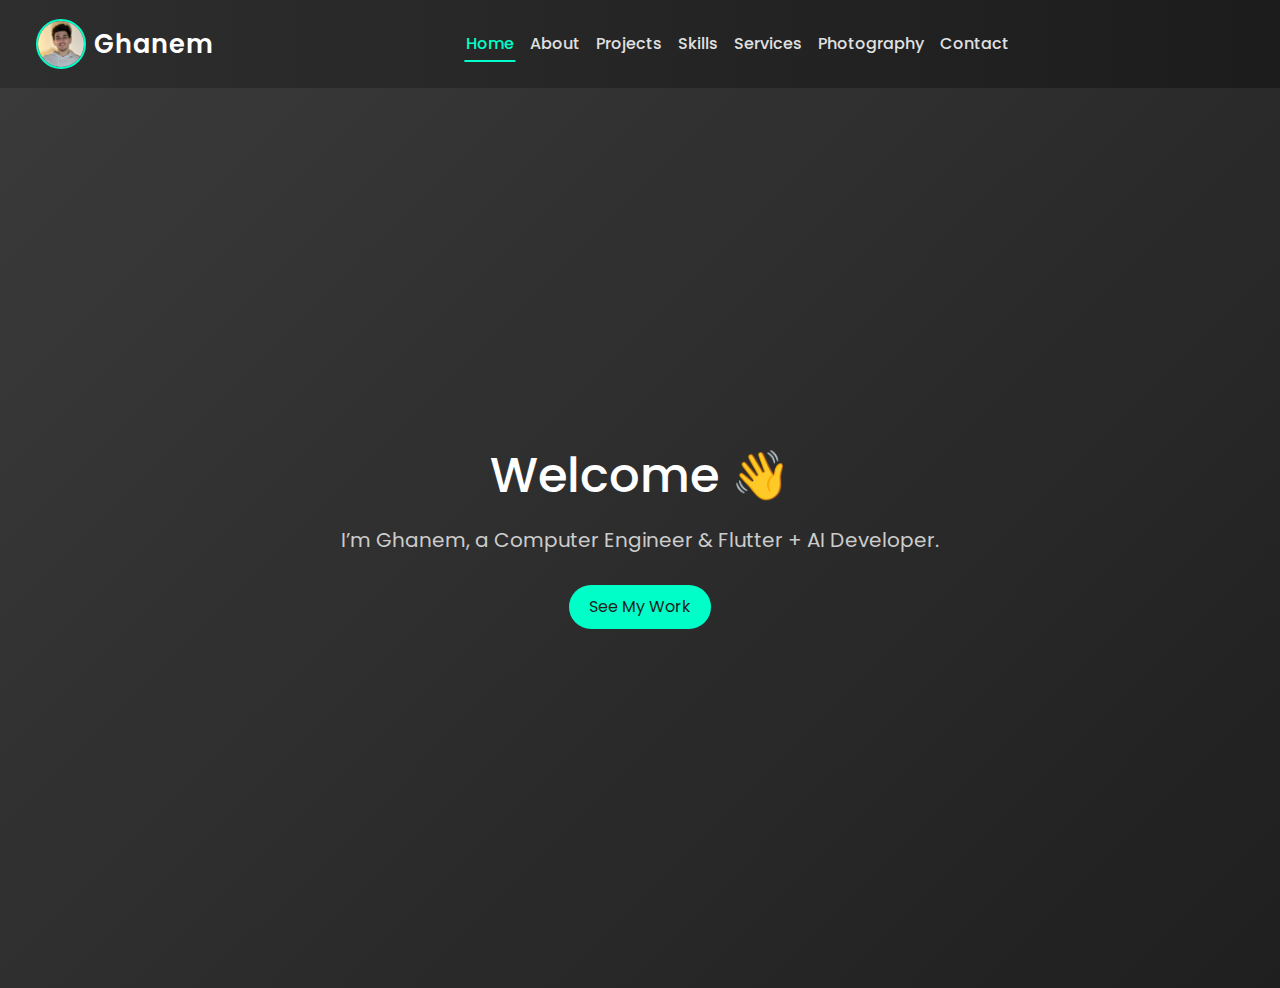
<file: html/index.html>
<!DOCTYPE html>
<html lang="en">
<head>
  <meta charset="UTF-8" />
  <meta name="viewport" content="width=device-width, initial-scale=1.0" />
  <title>Home</title>

  <!-- Bootstrap CSS -->
  <link rel="stylesheet" href="/assets/css/bootstrap.min.css" />
  <link rel="stylesheet" href="/assets/css/style.css" />
  <link href="https://fonts.googleapis.com/css2?family=Poppins:wght@400;700&display=swap" rel="stylesheet" />
</head>
<body>

  <!-- ✅ Navbar -->
  <header id="main-navbar">
    <nav class="navbar navbar-expand-lg px-4">
      <div class="container-fluid">
        <a class="navbar-brand d-flex align-items-center" href="index.html">
          <img src="/assets/imgs/Profile.jpeg" alt="Logo" class="logo-img me-2" />
          <span>Ghanem</span>
        </a>
        <button class="navbar-toggler" type="button" data-bs-toggle="collapse" data-bs-target="#navbarNav">
          <span class="navbar-toggler-icon"></span>
        </button>
        <div class="collapse navbar-collapse justify-content-end" id="navbarNav">
          <ul class="navbar-nav">
            <li class="nav-item"><a class="nav-link active" href="index.html">Home</a></li>
            <li class="nav-item"><a class="nav-link" href="about.html">About</a></li>
            <li class="nav-item"><a class="nav-link" href="projects.html">Projects</a></li>
            <li class="nav-item"><a class="nav-link" href="skills.html">Skills</a></li>
            <li class="nav-item"><a class="nav-link" href="services.html">Services</a></li>
            <li class="nav-item"><a class="nav-link" href="photography.html">Photography</a></li>
            <li class="nav-item"><a class="nav-link" href="contact.html">Contact</a></li>
          </ul>
        </div>
      </div>
    </nav>
  </header>

  <!-- ✅ Hero Section -->
  <section class="hero d-flex align-items-center justify-content-center text-center">
    <div class="hero-content">
      <h1>Welcome 👋</h1>
      <p>I’m Ghanem, a Computer Engineer & Flutter + AI Developer.</p>
      <a href="projects.html" class="cta-button btn btn-primary">See My Work</a>
    </div>
  </section>

  <!-- Scripts -->
  <script src="/assets/js/bootstrap.bundle.min.js"></script>
  </body>
</html>
</file>
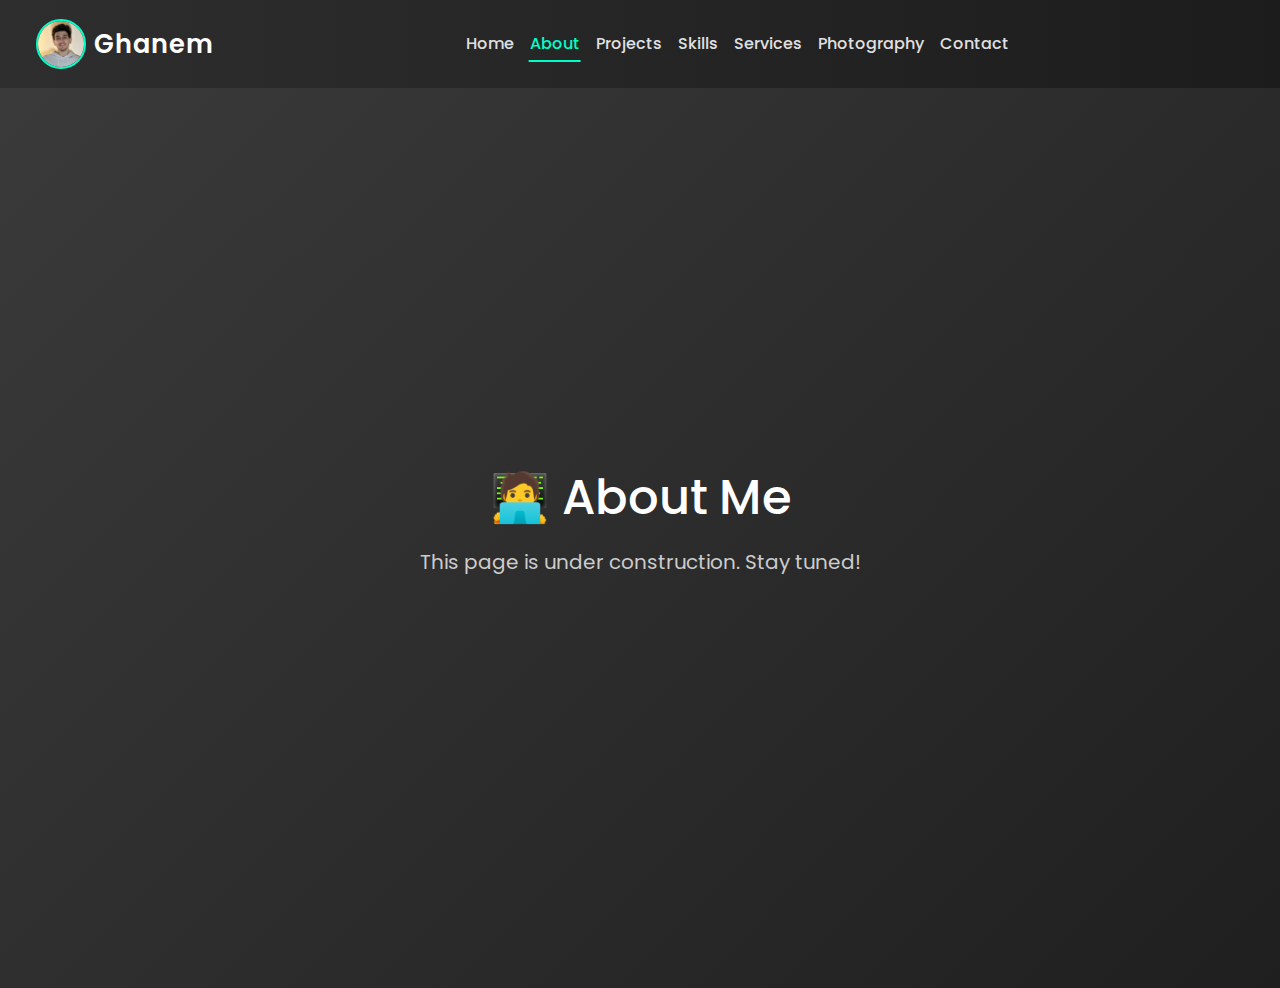
<file: html/about.html>
<!DOCTYPE html>
<html lang="en">
<head>
  <meta charset="UTF-8" />
  <meta name="viewport" content="width=device-width, initial-scale=1.0" />
  <title>About</title>
  <link rel="stylesheet" href="/assets/css/bootstrap.min.css" />
  <link rel="stylesheet" href="/assets/css/style.css" />
  <link href="https://fonts.googleapis.com/css2?family=Poppins:wght@400;700&display=swap" rel="stylesheet" />
</head>
<body>
  <header>
    <nav class="navbar navbar-expand-lg px-4">
      <div class="container-fluid">
        <a class="navbar-brand d-flex align-items-center" href="index.html">
          <img src="/assets/imgs/Profile.jpeg" alt="Logo" class="logo-img me-2" />
          <span>Ghanem</span>
        </a>
        <button class="navbar-toggler" type="button" data-bs-toggle="collapse" data-bs-target="#navbarNav">
          <span class="navbar-toggler-icon"></span>
        </button>
        <div class="collapse navbar-collapse justify-content-end" id="navbarNav">
          <ul class="navbar-nav">
            <li class="nav-item"><a class="nav-link" href="index.html">Home</a></li>
            <li class="nav-item"><a class="nav-link active" href="about.html">About</a></li>
            <li class="nav-item"><a class="nav-link" href="projects.html">Projects</a></li>
            <li class="nav-item"><a class="nav-link" href="skills.html">Skills</a></li>
            <li class="nav-item"><a class="nav-link" href="services.html">Services</a></li>
            <li class="nav-item"><a class="nav-link" href="photography.html">Photography</a></li>
            <li class="nav-item"><a class="nav-link" href="contact.html">Contact</a></li>
          </ul>
        </div>
      </div>
    </nav>
  </header>

  <section class="hero d-flex align-items-center justify-content-center text-center">
    <div class="hero-content">
      <h1>🧑‍💻 About Me</h1>
      <p>This page is under construction. Stay tuned!</p>
    </div>
  </section>
</body>
</html>
</file>
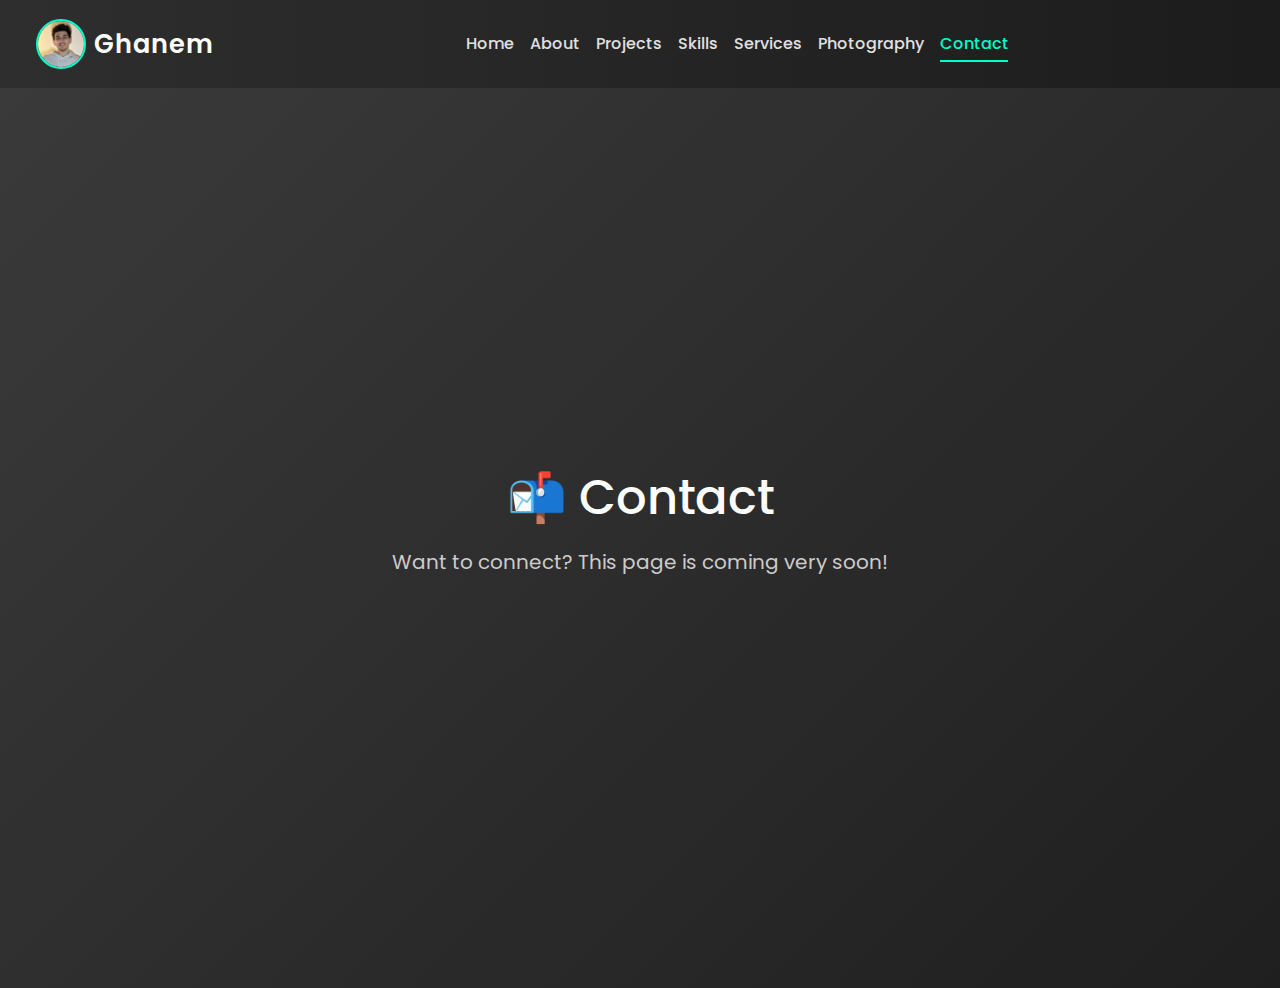
<file: html/contact.html>
<!DOCTYPE html>
<html lang="en">
<head>
  <meta charset="UTF-8" />
  <meta name="viewport" content="width=device-width, initial-scale=1.0" />
  <title>Contact</title>
  <link rel="stylesheet" href="/assets/css/bootstrap.min.css" />
  <link rel="stylesheet" href="/assets/css/style.css" />
  <link href="https://fonts.googleapis.com/css2?family=Poppins:wght@400;700&display=swap" rel="stylesheet" />
</head>
<body>
  <header>
    <nav class="navbar navbar-expand-lg px-4">
      <div class="container-fluid">
        <a class="navbar-brand d-flex align-items-center" href="index.html">
          <img src="/assets/imgs/Profile.jpeg" alt="Logo" class="logo-img me-2" />
          <span>Ghanem</span>
        </a>
        <button class="navbar-toggler" type="button" data-bs-toggle="collapse" data-bs-target="#navbarNav">
          <span class="navbar-toggler-icon"></span>
        </button>
        <div class="collapse navbar-collapse justify-content-end" id="navbarNav">
          <ul class="navbar-nav">
            <li class="nav-item"><a class="nav-link" href="index.html">Home</a></li>
            <li class="nav-item"><a class="nav-link" href="about.html">About</a></li>
            <li class="nav-item"><a class="nav-link" href="projects.html">Projects</a></li>
            <li class="nav-item"><a class="nav-link" href="skills.html">Skills</a></li>
            <li class="nav-item"><a class="nav-link" href="services.html">Services</a></li>
            <li class="nav-item"><a class="nav-link" href="photography.html">Photography</a></li>
            <li class="nav-item"><a class="nav-link active" href="contact.html">Contact</a></li>
          </ul>
        </div>
      </div>
    </nav>
  </header>

  <section class="hero d-flex align-items-center justify-content-center text-center">
    <div class="hero-content">
      <h1>📬 Contact</h1>
      <p>Want to connect? This page is coming very soon!</p>
    </div>
  </section>
</body>
</html>
</file>
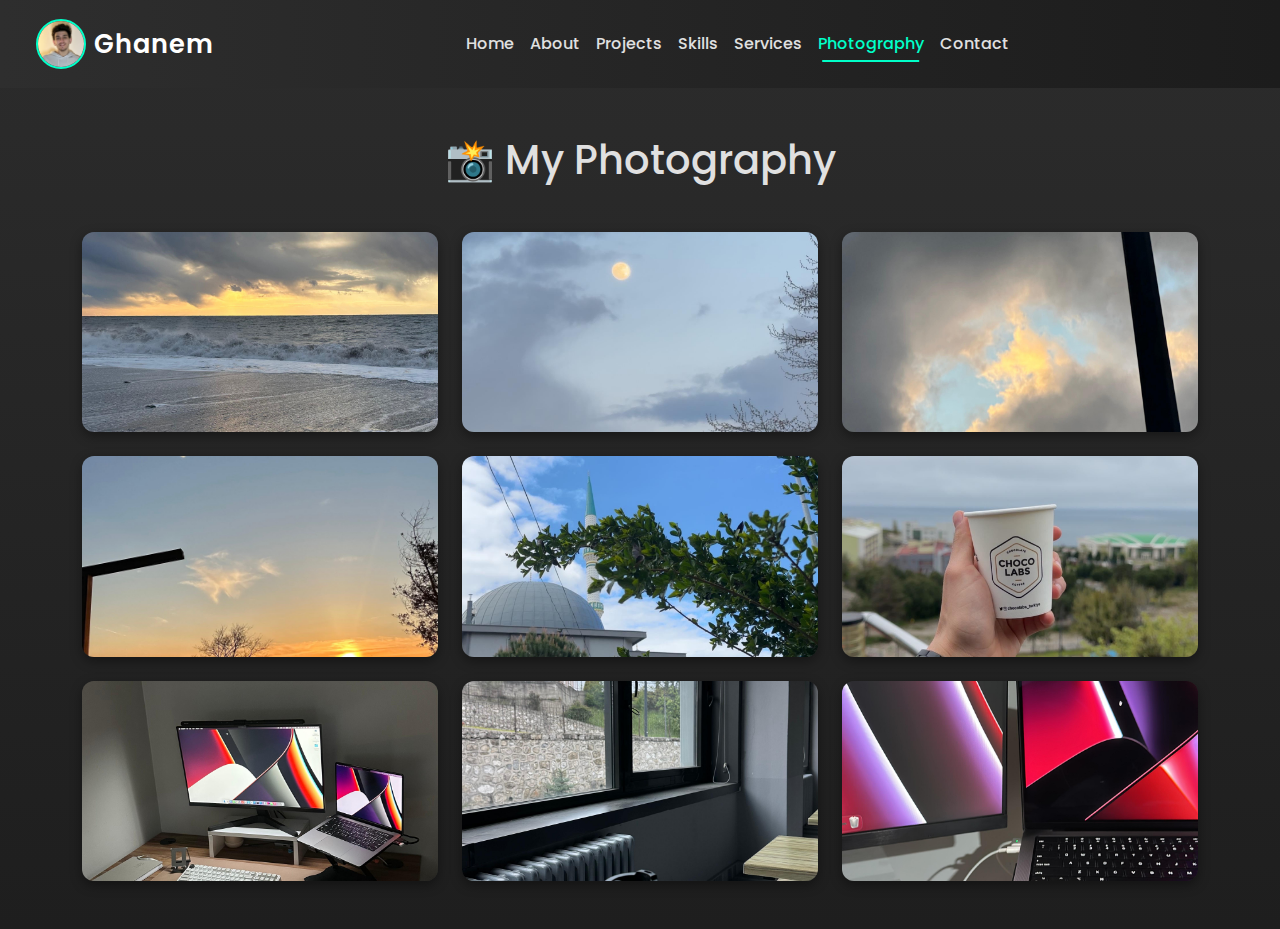
<file: html/photography.html>
<!DOCTYPE html>
<html lang="en">
<head>
  <meta charset="UTF-8" />
  <meta name="viewport" content="width=device-width, initial-scale=1.0" />
  <title>Photography</title>
  <link rel="stylesheet" href="/assets/css/bootstrap.min.css" />
  <link rel="stylesheet" href="/assets/css/style.css" />
  <link href="https://fonts.googleapis.com/css2?family=Poppins:wght@400;700&display=swap" rel="stylesheet" />
</head>
<body>

  <!-- ✅ Navbar -->
  <header>
    <nav class="navbar navbar-expand-lg px-4">
      <div class="container-fluid">
        <a class="navbar-brand d-flex align-items-center" href="index.html">
          <img src="/assets/imgs/Profile.jpeg" alt="Logo" class="logo-img me-2" />
          <span>Ghanem</span>
        </a>
        <button class="navbar-toggler" type="button" data-bs-toggle="collapse" data-bs-target="#navbarNav">
          <span class="navbar-toggler-icon"></span>
        </button>
        <div class="collapse navbar-collapse justify-content-end" id="navbarNav">
          <ul class="navbar-nav">
            <li class="nav-item"><a class="nav-link" href="index.html">Home</a></li>
            <li class="nav-item"><a class="nav-link" href="about.html">About</a></li>
            <li class="nav-item"><a class="nav-link" href="projects.html">Projects</a></li>
            <li class="nav-item"><a class="nav-link" href="skills.html">Skills</a></li>
            <li class="nav-item"><a class="nav-link" href="services.html">Services</a></li>
            <li class="nav-item"><a class="nav-link active" href="photography.html">Photography</a></li>
            <li class="nav-item"><a class="nav-link" href="contact.html">Contact</a></li>
          </ul>
        </div>
      </div>
    </nav>
  </header>

  <!-- ✅ Photography Gallery -->
  <section class="container py-5">
    <h1 class="text-center mb-5">📸 My Photography</h1>
    <div class="row g-4">
      <!-- 9 صور -->
      <!-- كل صورة داخل card + lightbox overlay -->

      <!-- الصورة 1 -->
      <div class="col-12 col-sm-6 col-md-4">
        <div class="photo-card">
          <a href="#img1"><img src="/assets/imgs/photographys/1.jpeg" alt="Photo 1" class="img-fluid" /></a>
        </div>
      </div>
      <div id="img1" class="lightbox-overlay">
        <a href="#" class="lightbox-close">&times;</a>
        <img src="/assets/imgs/photographys/1.jpeg" alt="Photo 1 Full" />
      </div>

      <!-- الصورة 2 -->
      <div class="col-12 col-sm-6 col-md-4">
        <div class="photo-card">
          <a href="#img2"><img src="/assets/imgs/photographys/2.jpeg" alt="Photo 2" class="img-fluid" /></a>
        </div>
      </div>
      <div id="img2" class="lightbox-overlay">
        <a href="#" class="lightbox-close">&times;</a>
        <img src="/assets/imgs/photographys/2.jpeg" alt="Photo 2 Full" />
      </div>

      <!-- الصورة 3 -->
      <div class="col-12 col-sm-6 col-md-4">
        <div class="photo-card">
          <a href="#img3"><img src="/assets/imgs/photographys/3.jpeg" alt="Photo 3" class="img-fluid" /></a>
        </div>
      </div>
      <div id="img3" class="lightbox-overlay">
        <a href="#" class="lightbox-close">&times;</a>
        <img src="/assets/imgs/photographys/3.jpeg" alt="Photo 3 Full" />
      </div>

      <!-- الصورة 4 -->
      <div class="col-12 col-sm-6 col-md-4">
        <div class="photo-card">
          <a href="#img4"><img src="/assets/imgs/photographys/4.jpeg" alt="Photo 4" class="img-fluid" /></a>
        </div>
      </div>
      <div id="img4" class="lightbox-overlay">
        <a href="#" class="lightbox-close">&times;</a>
        <img src="/assets/imgs/photographys/4.jpeg" alt="Photo 4 Full" />
      </div>

      <!-- الصورة 5 -->
      <div class="col-12 col-sm-6 col-md-4">
        <div class="photo-card">
          <a href="#img5"><img src="/assets/imgs/photographys/5.jpeg" alt="Photo 5" class="img-fluid" /></a>
        </div>
      </div>
      <div id="img5" class="lightbox-overlay">
        <a href="#" class="lightbox-close">&times;</a>
        <img src="/assets/imgs/photographys/5.jpeg" alt="Photo 5 Full" />
      </div>

      <!-- الصورة 6 -->
      <div class="col-12 col-sm-6 col-md-4">
        <div class="photo-card">
          <a href="#img6"><img src="/assets/imgs/photographys/6.jpeg" alt="Photo 6" class="img-fluid" /></a>
        </div>
      </div>
      <div id="img6" class="lightbox-overlay">
        <a href="#" class="lightbox-close">&times;</a>
        <img src="/assets/imgs/photographys/6.jpeg" alt="Photo 6 Full" />
      </div>

      <!-- الصورة 7 -->
      <div class="col-12 col-sm-6 col-md-4">
        <div class="photo-card">
          <a href="#img7"><img src="/assets/imgs/photographys/7.jpeg" alt="Photo 7" class="img-fluid" /></a>
        </div>
      </div>
      <div id="img7" class="lightbox-overlay">
        <a href="#" class="lightbox-close">&times;</a>
        <img src="/assets/imgs/photographys/7.jpeg" alt="Photo 7 Full" />
      </div>

      <!-- الصورة 8 -->
      <div class="col-12 col-sm-6 col-md-4">
        <div class="photo-card">
          <a href="#img8"><img src="/assets/imgs/photographys/8.jpeg" alt="Photo 8" class="img-fluid" /></a>
        </div>
      </div>
      <div id="img8" class="lightbox-overlay">
        <a href="#" class="lightbox-close">&times;</a>
        <img src="/assets/imgs/photographys/8.jpeg" alt="Photo 8 Full" />
      </div>

      <!-- الصورة 9 -->
      <div class="col-12 col-sm-6 col-md-4">
        <div class="photo-card">
          <a href="#img9"><img src="/assets/imgs/photographys/9.jpeg" alt="Photo 9" class="img-fluid" /></a>
        </div>
      </div>
      <div id="img9" class="lightbox-overlay">
        <a href="#" class="lightbox-close">&times;</a>
        <img src="/assets/imgs/photographys/9.jpeg" alt="Photo 9 Full" />
      </div>

    </div>
  </section>
  <script src="/assets/js/bootstrap.bundle.min.js"></script>
</body>
</html>
</file>
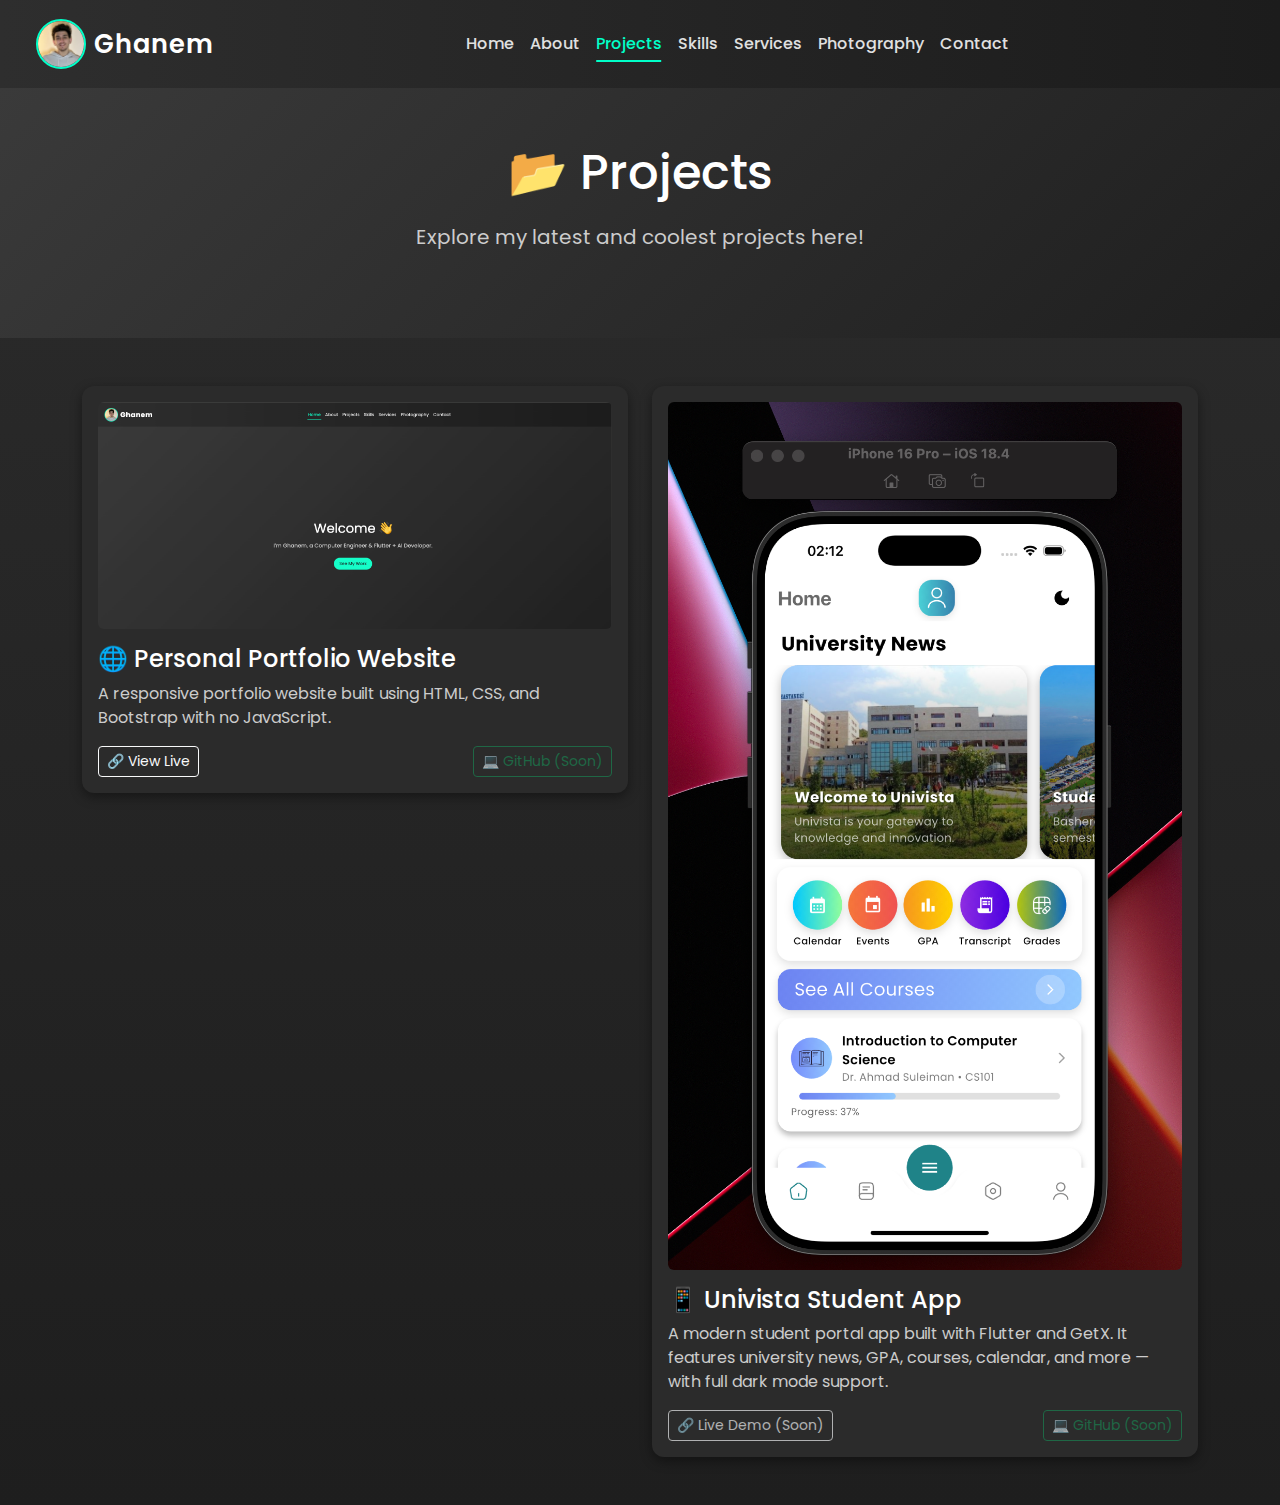
<file: html/projects.html>
<!DOCTYPE html>
<html lang="en">
<head>
  <meta charset="UTF-8" />
  <meta name="viewport" content="width=device-width, initial-scale=1.0" />
  <title>Projects</title>
  <link rel="stylesheet" href="/assets/css/bootstrap.min.css" />
  <link rel="stylesheet" href="/assets/css/style.css" />
  <link href="https://fonts.googleapis.com/css2?family=Poppins:wght@400;700&display=swap" rel="stylesheet" />
</head>
<body>
  <header>
    <nav class="navbar navbar-expand-lg px-4">
      <div class="container-fluid">
        <a class="navbar-brand d-flex align-items-center" href="index.html">
          <img src="/assets/imgs/Profile.jpeg" alt="Logo" class="logo-img me-2" />
          <span>Ghanem</span>
        </a>
        <button class="navbar-toggler" type="button" data-bs-toggle="collapse" data-bs-target="#navbarNav">
          <span class="navbar-toggler-icon"></span>
        </button>
        <div class="collapse navbar-collapse justify-content-end" id="navbarNav">
          <ul class="navbar-nav">
            <li class="nav-item"><a class="nav-link" href="index.html">Home</a></li>
            <li class="nav-item"><a class="nav-link" href="about.html">About</a></li>
            <li class="nav-item"><a class="nav-link active" href="projects.html">Projects</a></li>
            <li class="nav-item"><a class="nav-link" href="skills.html">Skills</a></li>
            <li class="nav-item"><a class="nav-link" href="services.html">Services</a></li>
            <li class="nav-item"><a class="nav-link" href="photography.html">Photography</a></li>
            <li class="nav-item"><a class="nav-link" href="contact.html">Contact</a></li>
          </ul>
        </div>
      </div>
    </nav>
  </header>

  <!-- Hero -->
  <section class="hero small-hero d-flex align-items-center justify-content-center text-center">
    <div class="hero-content">
      <h1>📂 Projects</h1>
      <p>Explore my latest and coolest projects here!</p>
    </div>
  </section>

  <!-- Projects Section -->
  <section class="container py-5">
    <div class="row justify-content-center g-4">

      <!-- Project 1 -->
      <div class="col-12 col-sm-10 col-md-6">
        <div class="project-card p-3">
          <img src="/assets/imgs/protfoiloproject.png" alt="Portfolio Site" class="img-fluid rounded mb-3" />
          <h4>🌐 Personal Portfolio Website</h4>
          <p class="mb-3">
            A responsive portfolio website built using HTML, CSS, and Bootstrap with no JavaScript.
          </p>
          <div class="d-flex justify-content-between">
            <a href="index.html" class="btn btn-outline-light btn-sm">🔗 View Live</a>
            <a href="#" class="btn btn-outline-success btn-sm disabled">💻 GitHub (Soon)</a>
          </div>
        </div>
      </div>

      <!-- Project 2 -->
      <div class="col-12 col-sm-10 col-md-6">
        <div class="project-card p-3">
          <img src="/assets/imgs/blackapp.png" alt="Univista App Screenshot" class="img-fluid rounded mb-3" />
          <h4>📱 Univista Student App</h4>
          <p class="mb-3">
            A modern student portal app built with Flutter and GetX. It features university news, GPA, courses, calendar, and more — with full dark mode support.
          </p>
          <div class="d-flex justify-content-between">
            <a href="#" class="btn btn-outline-light btn-sm disabled">🔗 Live Demo (Soon)</a>
            <a href="#" class="btn btn-outline-success btn-sm disabled">💻 GitHub (Soon)</a>
          </div>
        </div>
      </div>

    </div>
  </section>

  <!-- Bootstrap JS -->
  <script src="/assets/js/bootstrap.bundle.min.js"></script>
</body>
</html>
</file>
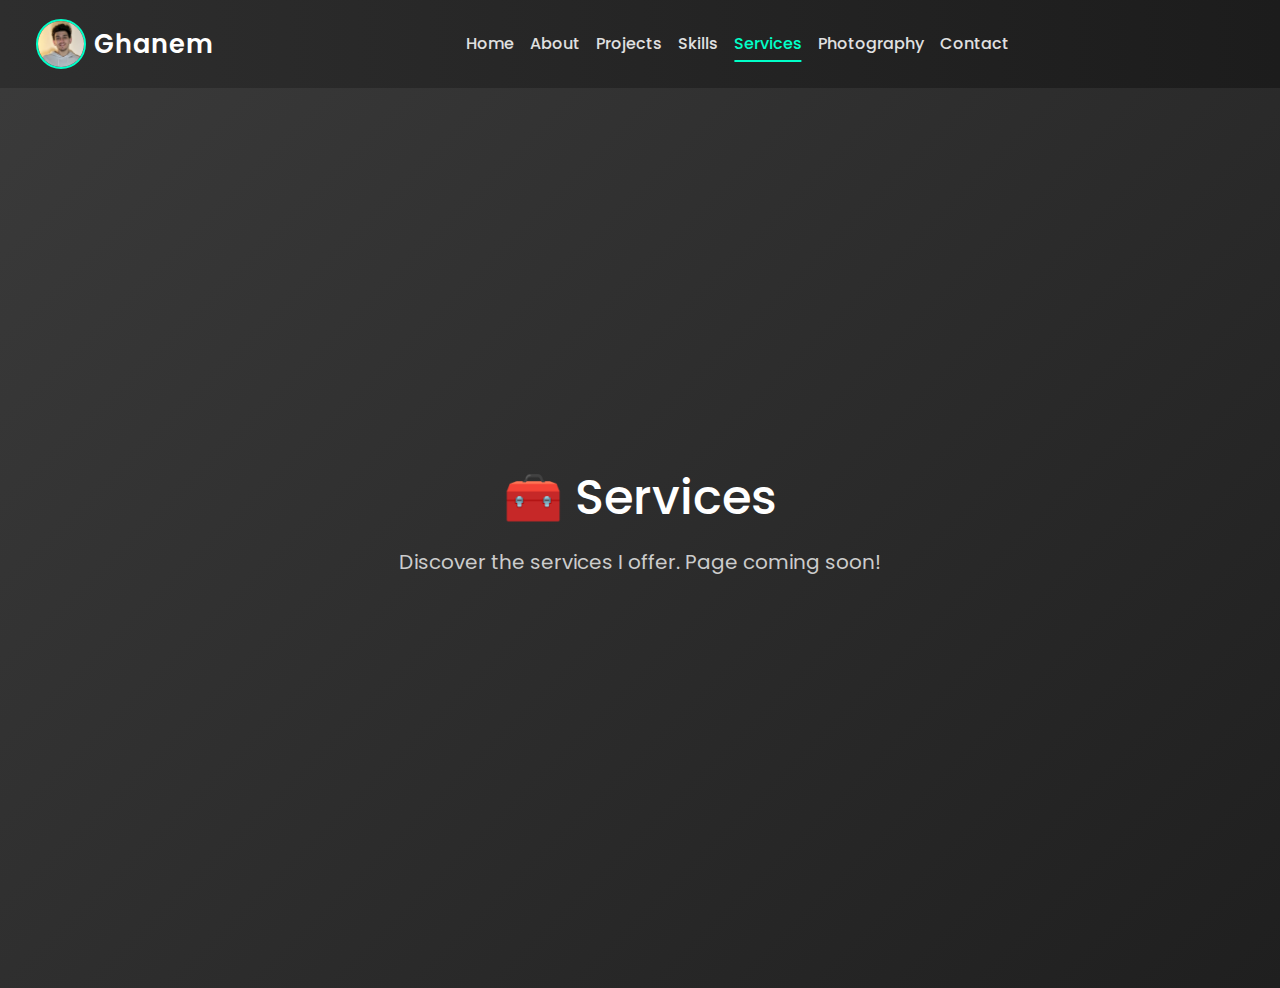
<file: html/services.html>
<!DOCTYPE html>
<html lang="en">
<head>
  <meta charset="UTF-8" />
  <meta name="viewport" content="width=device-width, initial-scale=1.0" />
  <title>Services</title>
  <link rel="stylesheet" href="/assets/css/bootstrap.min.css" />
  <link rel="stylesheet" href="/assets/css/style.css" />
  <link href="https://fonts.googleapis.com/css2?family=Poppins:wght@400;700&display=swap" rel="stylesheet" />
</head>
<body>
  <header>
    <nav class="navbar navbar-expand-lg px-4">
      <div class="container-fluid">
        <a class="navbar-brand d-flex align-items-center" href="index.html">
          <img src="/assets/imgs/Profile.jpeg" alt="Logo" class="logo-img me-2" />
          <span>Ghanem</span>
        </a>
        <button class="navbar-toggler" type="button" data-bs-toggle="collapse" data-bs-target="#navbarNav">
          <span class="navbar-toggler-icon"></span>
        </button>
        <div class="collapse navbar-collapse justify-content-end" id="navbarNav">
          <ul class="navbar-nav">
            <li class="nav-item"><a class="nav-link" href="index.html">Home</a></li>
            <li class="nav-item"><a class="nav-link" href="about.html">About</a></li>
            <li class="nav-item"><a class="nav-link" href="projects.html">Projects</a></li>
            <li class="nav-item"><a class="nav-link" href="skills.html">Skills</a></li>
            <li class="nav-item"><a class="nav-link active" href="services.html">Services</a></li>
            <li class="nav-item"><a class="nav-link" href="photography.html">Photography</a></li>
            <li class="nav-item"><a class="nav-link" href="contact.html">Contact</a></li>
          </ul>
        </div>
      </div>
    </nav>
  </header>

  <section class="hero d-flex align-items-center justify-content-center text-center">
    <div class="hero-content">
      <h1>🧰 Services</h1>
      <p>Discover the services I offer. Page coming soon!</p>
    </div>
  </section>
</body>
</html>
</file>
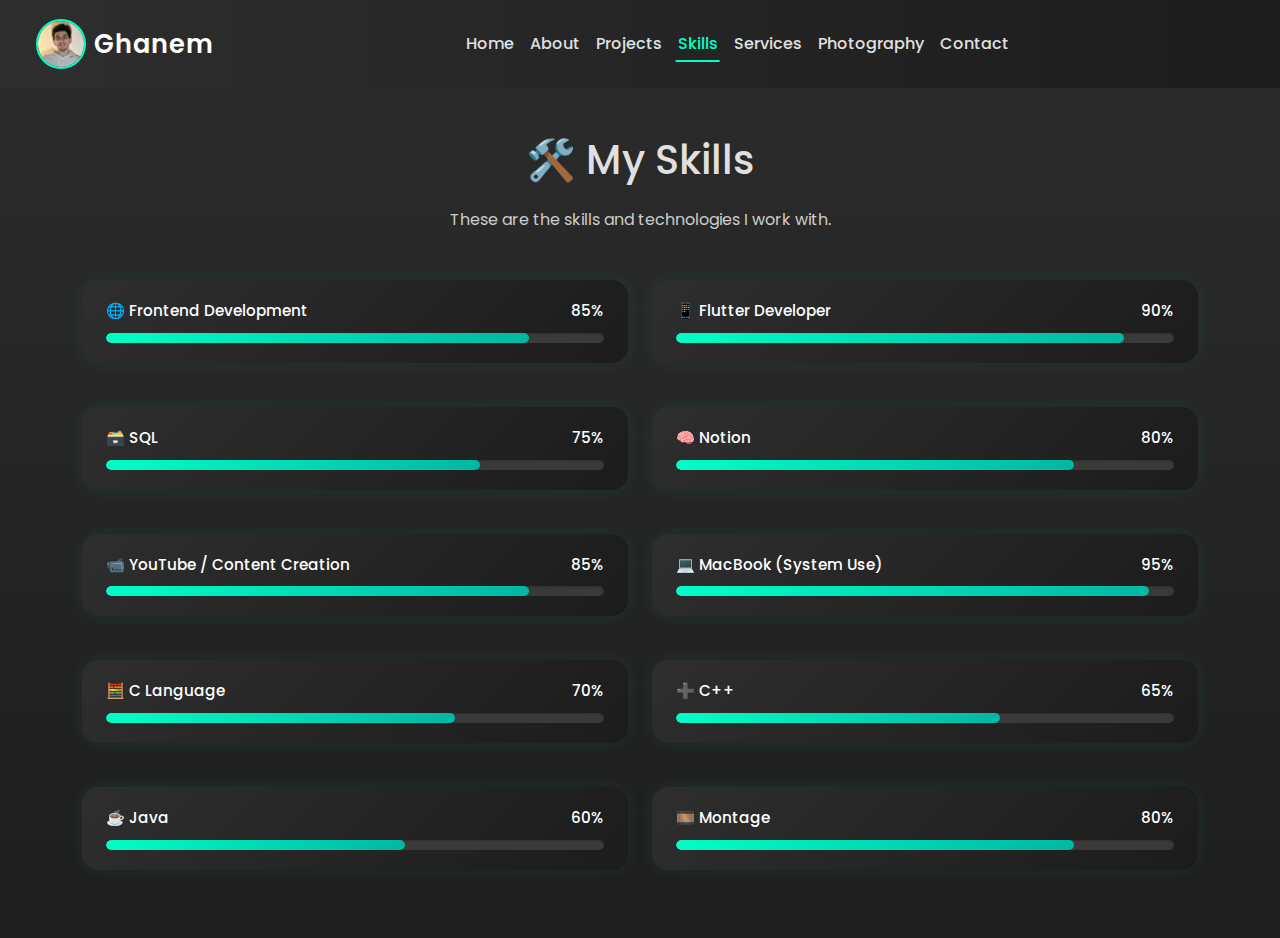
<file: html/skills.html>
<!DOCTYPE html>
<html lang="en">
<head>
  <meta charset="UTF-8" />
  <meta name="viewport" content="width=device-width, initial-scale=1.0" />
  <title>Skills</title>
  <link rel="stylesheet" href="/assets/css/bootstrap.min.css" />
  <link rel="stylesheet" href="/assets/css/style.css" />
  <link href="https://fonts.googleapis.com/css2?family=Poppins:wght@400;700&display=swap" rel="stylesheet" />
</head>
<body>

  <!-- ✅ Navbar -->
  <header>
    <nav class="navbar navbar-expand-lg px-4">
      <div class="container-fluid">
        <a class="navbar-brand d-flex align-items-center" href="index.html">
          <img src="/assets/imgs/Profile.jpeg" alt="Logo" class="logo-img me-2" />
          <span>Ghanem</span>
        </a>
        <button class="navbar-toggler" type="button" data-bs-toggle="collapse" data-bs-target="#navbarNav">
          <span class="navbar-toggler-icon"></span>
        </button>
        <div class="collapse navbar-collapse justify-content-end" id="navbarNav">
          <ul class="navbar-nav">
            <li class="nav-item"><a class="nav-link" href="index.html">Home</a></li>
            <li class="nav-item"><a class="nav-link" href="about.html">About</a></li>
            <li class="nav-item"><a class="nav-link" href="projects.html">Projects</a></li>
            <li class="nav-item"><a class="nav-link active" href="skills.html">Skills</a></li>
            <li class="nav-item"><a class="nav-link" href="services.html">Services</a></li>
            <li class="nav-item"><a class="nav-link" href="photography.html">Photography</a></li>
            <li class="nav-item"><a class="nav-link" href="contact.html">Contact</a></li>
          </ul>
        </div>
      </div>
    </nav>
  </header>

  <!-- ✅ Skills Section -->
  <section class="container py-5">
    <h1 class="text-center mb-4">🛠️ My Skills</h1>
    <p class="text-center mb-5" style="color: #cccccc;">
      These are the skills and technologies I work with.
    </p>
    <div class="row g-4">
      <!-- Start Skill -->
      <div class="col-md-6">
        <div class="skill-box">
          <div class="d-flex justify-content-between">
            <span>🌐 Frontend Development</span>
            <span>85%</span>
          </div>
          <div class="progress">
            <div class="progress-bar" style="--target-width: 85%; width: 85%"></div>
          </div>
        </div>
      </div>

      <div class="col-md-6">
        <div class="skill-box">
          <div class="d-flex justify-content-between">
            <span>📱 Flutter Developer</span>
            <span>90%</span>
          </div>
          <div class="progress">
            <div class="progress-bar" style="--target-width: 90%; width: 90%"></div>
          </div>
        </div>
      </div>

      <div class="col-md-6">
        <div class="skill-box">
          <div class="d-flex justify-content-between">
            <span>🗃️ SQL</span>
            <span>75%</span>
          </div>
          <div class="progress">
            <div class="progress-bar" style="--target-width: 75%; width: 75%"></div>
          </div>
        </div>
      </div>

      <div class="col-md-6">
        <div class="skill-box">
          <div class="d-flex justify-content-between">
            <span>🧠 Notion</span>
            <span>80%</span>
          </div>
          <div class="progress">
            <div class="progress-bar" style="--target-width: 80%; width: 80%"></div>
          </div>
        </div>
      </div>

      <div class="col-md-6">
        <div class="skill-box">
          <div class="d-flex justify-content-between">
            <span>📹 YouTube / Content Creation</span>
            <span>85%</span>
          </div>
          <div class="progress">
            <div class="progress-bar" style="--target-width: 85%; width: 85%"></div>
          </div>
        </div>
      </div>

      <div class="col-md-6">
        <div class="skill-box">
          <div class="d-flex justify-content-between">
            <span>💻 MacBook (System Use)</span>
            <span>95%</span>
          </div>
          <div class="progress">
            <div class="progress-bar" style="--target-width: 95%; width: 95%"></div>
          </div>
        </div>
      </div>

      <div class="col-md-6">
        <div class="skill-box">
          <div class="d-flex justify-content-between">
            <span>🧮 C Language</span>
            <span>70%</span>
          </div>
          <div class="progress">
            <div class="progress-bar" style="--target-width: 70%; width: 70%"></div>
          </div>
        </div>
      </div>

      <div class="col-md-6">
        <div class="skill-box">
          <div class="d-flex justify-content-between">
            <span>➕ C++</span>
            <span>65%</span>
          </div>
          <div class="progress">
            <div class="progress-bar" style="--target-width: 65%; width: 65%"></div>
          </div>
        </div>
      </div>

      <div class="col-md-6">
        <div class="skill-box">
          <div class="d-flex justify-content-between">
            <span>☕ Java</span>
            <span>60%</span>
          </div>
          <div class="progress">
            <div class="progress-bar" style="--target-width: 60%; width: 60%"></div>
          </div>
        </div>
      </div>

      <div class="col-md-6">
        <div class="skill-box">
          <div class="d-flex justify-content-between">
            <span>🎞️ Montage</span>
            <span>80%</span>
          </div>
          <div class="progress">
            <div class="progress-bar" style="--target-width: 80%; width: 80%"></div>
          </div>
        </div>
      </div>
    </div>
  </section>

  <script src="/assets/js/bootstrap.bundle.min.js"></script>
</body>
</html>
</file>
<file: assets/css/style.css>
/* ===== Global Reset ===== */
* {
  margin: 0;
  padding: 0;
  box-sizing: border-box;
}

body {
  font-family: 'Poppins', sans-serif;
  background: linear-gradient(to bottom, #2c2c2c, #1e1e1e);
  color: #e0e0e0;
}

/* ===== Typewriter Effect ===== */
.typewriter-text {
  display: inline-block;
  border-right: 2px solid #00ffc8;
  white-space: nowrap;
  overflow: hidden;
  width: 32ch;
  animation:
          typing 4s steps(32, end) infinite,
          blink-caret 0.75s step-end infinite;
}

@keyframes typing {
  0% { width: 0 }
  50% { width: 32ch }
  100% { width: 0 }
}

@keyframes blink-caret {
  0%, 100% { border-color: transparent }
  50% { border-color: #00ffc8 }
}

/* ===== Hero Entrance Animation ===== */
.fade-slide-up {
  opacity: 0;
  transform: translateY(30px);
  animation: fadeSlideUp 1s ease-out forwards;
}

.fade-slide-up.delay-1 {
  animation-delay: 0.2s;
}
.fade-slide-up.delay-2 {
  animation-delay: 0.4s;
}
.fade-slide-up.delay-3 {
  animation-delay: 0.6s;
}

@keyframes fadeSlideUp {
  to {
    opacity: 1;
    transform: translateY(0);
  }
}

/* ===== Logo Image ===== */
.logo-img {
  width: 50px;
  height: 50px;
  object-fit: cover;
  border-radius: 50%;
  border: 2px solid #00ffc8;
}

/* ===== Navbar Custom (Modern Gray) ===== */
.navbar {
  background: linear-gradient(to right, #2e2e2e, #1c1c1c);
  padding: 14px 30px;
  transition: all 0.3s ease;
  z-index: 999;
}

.navbar-brand {
  font-size: 1.6rem;
  color: #ffffff !important;
  font-weight: 600;
  letter-spacing: 1px;
}

.navbar-nav {
  margin: 0 auto;
}

.navbar-nav .nav-link {
  color: #e0e0e0 !important;
  font-weight: 500;
  padding: 10px 20px;
  position: relative;
  transition: color 0.3s ease;
}

.navbar-nav .nav-link::after {
  content: "";
  position: absolute;
  width: 0%;
  height: 2px;
  left: 50%;
  bottom: 4px;
  background-color: #00ffc8;
  transition: all 0.3s ease-in-out;
  transform: translateX(-50%);
}

.navbar-nav .nav-link:hover::after,
.navbar-nav .nav-link.active::after {
  width: 80%;
}

.navbar-nav .nav-link:hover,
.navbar-nav .nav-link.active {
  color: #00ffc8 !important;
}

.navbar-toggler {
  border: none;
}

.navbar-toggler-icon {
  filter: invert(1);
}

/* ===== Hero Section (Gray Style) ===== */
.hero {
  height: 100vh;
  background: linear-gradient(135deg, #3a3a3a, #1f1f1f);
  color: #ffffff;
  padding: 40px 20px;
}

.hero-content h1 {
  font-size: 3rem;
  margin-bottom: 20px;
}

.hero-content p {
  font-size: 1.25rem;
  margin-bottom: 30px;
  color: #cccccc;
}

/* ===== CTA Button Pulse Animation ===== */
.cta-button {
  font-size: 1rem;
  padding: 10px 20px;
  border-radius: 25px;
  background-color: #00ffc8;
  color: #1e1e1e;
  border: none;
  transition: 0.3s ease;
  animation: pulse 2s infinite;
}

.cta-button:hover {
  background-color: #ffffff;
  color: #333;
}

@keyframes pulse {
  0% {
    transform: scale(1);
    box-shadow: 0 0 0 0 rgba(0, 255, 200, 0.7);
  }
  70% {
    transform: scale(1.05);
    box-shadow: 0 0 0 10px rgba(0, 255, 200, 0);
  }
  100% {
    transform: scale(1);
    box-shadow: 0 0 0 0 rgba(0, 255, 200, 0);
  }
}

/* ===== Responsive ===== */
@media (max-width: 768px) {
  .hero-content h1 {
    font-size: 2.2rem;
  }

  .hero-content p {
    font-size: 1rem;
  }

  .cta-button {
    font-size: 0.95rem;
    padding: 8px 18px;
  }
}

/* ===== Photo Card ===== */
.photo-card {
  background-color: #2a2a2a;
  border-radius: 12px;
  overflow: hidden;
  box-shadow: 0 4px 12px rgba(0, 0, 0, 0.4);
  transition: transform 0.3s ease;
  aspect-ratio: 16 / 9;
  display: flex;
  justify-content: center;
  align-items: center;
}

.photo-card:hover {
  transform: scale(1.02);
}

.photo-card img {
  max-height: 100%;
  max-width: 100%;
  object-fit: contain;
  border-radius: 6px;
}

/* ===== Lightbox Overlay ===== */
.lightbox-overlay {
  position: fixed;
  top: 0;
  left: 0;
  width: 100%;
  height: 100%;
  background-color: rgba(10, 10, 10, 0.95);
  display: none;
  align-items: center;
  justify-content: center;
  z-index: 9999;
  padding: 20px;
}

.lightbox-overlay img {
  max-width: 90%;
  max-height: 90%;
  border-radius: 12px;
  box-shadow: 0 0 20px rgba(255, 255, 255, 0.1);
}

.lightbox-overlay:target {
  display: flex;
}

.lightbox-close {
  position: absolute;
  top: 30px;
  right: 40px;
  font-size: 40px;
  color: #ffffff;
  text-decoration: none;
  font-weight: bold;
  z-index: 10000;
}

.lightbox-close:hover {
  color: #00ffc8;
}

/* ===== Project Card ===== */
.project-card {
  background-color: #2b2b2b;
  border-radius: 12px;
  box-shadow: 0 4px 12px rgba(0,0,0,0.4);
  transition: transform 0.3s ease;
}

.project-card:hover {
  transform: scale(1.02);
}

.project-card h4 {
  color: #ffffff;
}

.project-card p {
  color: #cccccc;
}

/* ===== Small Hero Section ===== */
.small-hero {
  height: 250px;
  padding: 40px 20px;
}

/* ===== Skills Progress ===== */
.skill-box {
  margin-bottom: 20px;
  background: linear-gradient(135deg, #2e2e2e, #1c1c1c);
  padding: 20px 24px;
  border-radius: 16px;
  box-shadow: 0 0 20px rgba(0, 255, 200, 0.08);
  transition: transform 0.3s ease, box-shadow 0.3s ease;
  position: relative;
}

.skill-box:hover {
  transform: scale(1.02);
  box-shadow: 0 0 24px rgba(0, 255, 200, 0.25);
}

.skill-box span {
  color: #ffffff;
  font-weight: 500;
  font-size: 0.95rem;
}

.progress {
  height: 10px;
  background-color: #3a3a3a;
  border-radius: 10px;
  margin-top: 10px;
  overflow: hidden;
  box-shadow: inset 0 1px 2px rgba(0,0,0,0.2);
}

.progress-bar {
  background: linear-gradient(90deg, #00ffc8, #00b8a3);
  height: 100%;
  border-radius: 10px;
  transition: width 0.8s ease;
  animation: loadProgress 1.2s ease-in-out forwards;
}

@keyframes loadProgress {
  0% {
    width: 0;
  }
  100% {
    width: var(--target-width);
  }
}
</file>
